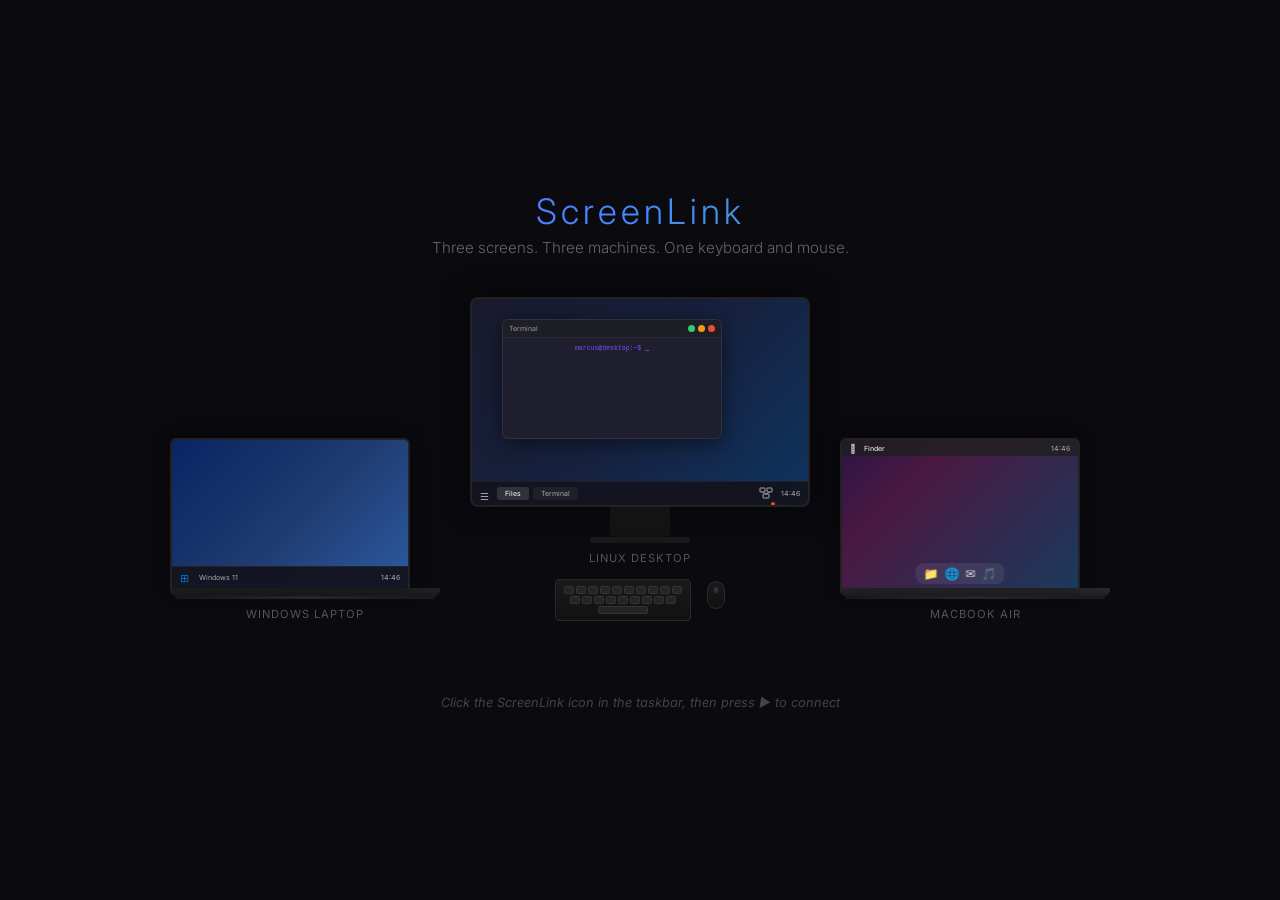
<file: interactive-demo/index.html>
<!DOCTYPE html>
<html lang="en">
<head>
    <meta charset="UTF-8">
    <meta name="viewport" content="width=device-width, initial-scale=1.0">
    <title>ScreenLink - Interactive Demo</title>
    <link rel="stylesheet" href="demo.css">
</head>
<body>
    <div class="demo-wrapper">
        <h1 class="title">ScreenLink</h1>
        <p class="subtitle">Three screens. Three machines. One keyboard and mouse.</p>

        <div class="devices">
            <!-- Windows Laptop (left) -->
            <div class="device laptop left">
                <div class="laptop-screen">
                    <div class="screen-content" id="left-screen">
                        <div class="desktop windows-desktop">
                            <div class="taskbar windows-taskbar">
                                <span class="win-start">&#x229E;</span>
                                <span class="taskbar-text">Windows 11</span>
                                <span class="taskbar-time">14:46</span>
                            </div>
                        </div>
                    </div>
                    <div class="screen-bezel"></div>
                </div>
                <div class="laptop-base"></div>
                <div class="laptop-hinge"></div>
                <div class="device-label">Windows Laptop</div>
            </div>

            <!-- Linux Desktop (center) -->
            <div class="device desktop center" id="desktop-device">
                <div class="monitor-screen">
                    <div class="screen-content" id="center-screen">
                        <div class="desktop linux-desktop">
                            <div class="kde-panel">
                                <div class="panel-left">
                                    <span class="panel-icon">&#x2630;</span>
                                </div>
                                <div class="panel-center">
                                    <div class="panel-taskbar-item active">Files</div>
                                    <div class="panel-taskbar-item">Terminal</div>
                                </div>
                                <div class="panel-right">
                                    <div class="screenlink-tray" id="tray-icon">
                                        <svg width="14" height="14" viewBox="0 0 14 14">
                                            <rect x="1" y="2" width="5" height="4" rx="0.5" fill="none" stroke="currentColor" stroke-width="1"/>
                                            <rect x="8" y="2" width="5" height="4" rx="0.5" fill="none" stroke="currentColor" stroke-width="1"/>
                                            <rect x="4" y="8" width="6" height="4" rx="0.5" fill="none" stroke="currentColor" stroke-width="1"/>
                                            <line x1="3.5" y1="6" x2="7" y2="8" stroke="currentColor" stroke-width="0.7"/>
                                            <line x1="10.5" y1="6" x2="7" y2="8" stroke="currentColor" stroke-width="0.7"/>
                                        </svg>
                                        <div class="tray-dot" id="tray-dot"></div>
                                    </div>
                                    <span class="panel-clock">14:46</span>
                                </div>
                            </div>

                            <div class="floating-window" id="floating-window">
                                <div class="window-titlebar">
                                    <span class="window-title">Terminal</span>
                                    <div class="window-controls">
                                        <span class="win-btn minimize"></span>
                                        <span class="win-btn maximize"></span>
                                        <span class="win-btn close"></span>
                                    </div>
                                </div>
                                <div class="window-body terminal-body">
                                    <div class="terminal-line"><span class="prompt">marcus@desktop:~$</span> <span class="cursor">_</span></div>
                                </div>
                            </div>
                        </div>
                    </div>
                    <div class="screen-bezel"></div>
                </div>
                <div class="monitor-stand"></div>
                <div class="monitor-base"></div>
                <div class="device-label">Linux Desktop</div>

                <!-- Keyboard & Mouse -->
                <div class="peripherals">
                    <div class="keyboard">
                        <div class="kb-row">
                            <div class="key"></div><div class="key"></div><div class="key"></div><div class="key"></div><div class="key"></div><div class="key"></div><div class="key"></div><div class="key"></div><div class="key"></div><div class="key"></div>
                        </div>
                        <div class="kb-row">
                            <div class="key"></div><div class="key"></div><div class="key"></div><div class="key"></div><div class="key"></div><div class="key"></div><div class="key"></div><div class="key"></div><div class="key"></div>
                        </div>
                        <div class="kb-row">
                            <div class="key spacebar"></div>
                        </div>
                    </div>
                    <div class="mouse">
                        <div class="mouse-body">
                            <div class="mouse-wheel"></div>
                        </div>
                    </div>
                </div>

                <!-- Widget popup -->
                <div class="widget-popup" id="widget-popup">
                    <div class="widget-header">
                        <span class="widget-title">ScreenLink</span>
                        <span class="widget-status" id="widget-status">Offline</span>
                    </div>
                    <div class="widget-section-label">Host</div>
                    <div class="widget-item host-item">
                        <div class="widget-item-icon">&#x1F5A5;</div>
                        <div class="widget-item-info">
                            <div class="widget-item-name">Desktop PC</div>
                            <div class="widget-item-detail">Linux — 1920x1080 — Ethernet</div>
                        </div>
                        <div class="widget-status-dot" id="host-dot"></div>
                    </div>
                    <div class="widget-separator"></div>
                    <div class="widget-section-label">Clients</div>

                    <div class="widget-item" id="widget-mac">
                        <div class="widget-item-icon">&#x1F4BB;</div>
                        <div class="widget-item-info">
                            <div class="widget-item-name" id="mac-mode-label">Disconnected</div>
                            <div class="widget-item-detail">MacBook Air — 1440x900</div>
                        </div>
                        <button class="widget-mode-btn disabled" id="mac-toggle" onclick="toggleMode('mac')">
                            <span id="mac-btn-text">—</span>
                        </button>
                    </div>

                    <div class="widget-item" id="widget-win">
                        <div class="widget-item-icon">&#x1F4BB;</div>
                        <div class="widget-item-info">
                            <div class="widget-item-name" id="win-mode-label">Disconnected</div>
                            <div class="widget-item-detail">Windows Laptop — 1920x1080</div>
                        </div>
                        <button class="widget-mode-btn disabled" id="win-toggle" onclick="toggleMode('win')">
                            <span id="win-btn-text">—</span>
                        </button>
                    </div>

                    <div class="widget-separator"></div>
                    <div class="widget-footer">
                        <button class="widget-footer-btn" id="start-btn" title="Start" onclick="startService()">&#x25B6;</button>
                        <button class="widget-footer-btn" id="stop-btn" title="Stop" onclick="stopService()">&#x25A0;</button>
                        <button class="widget-footer-btn" title="Restart" onclick="restartService()">&#x21BB;</button>
                    </div>
                </div>
            </div>

            <!-- MacBook (right) -->
            <div class="device laptop right">
                <div class="laptop-screen">
                    <div class="screen-content" id="right-screen">
                        <div class="desktop mac-desktop">
                            <div class="mac-menubar">
                                <span class="apple-logo">&#xF8FF;</span>
                                <span class="menubar-text">Finder</span>
                                <span class="menubar-right">14:46</span>
                            </div>
                            <div class="mac-dock">
                                <div class="dock-icon">&#x1F4C1;</div>
                                <div class="dock-icon">&#x1F310;</div>
                                <div class="dock-icon">&#x2709;</div>
                                <div class="dock-icon">&#x1F3B5;</div>
                            </div>
                        </div>
                    </div>
                    <div class="screen-bezel"></div>
                </div>
                <div class="laptop-base macbook-base"></div>
                <div class="laptop-hinge macbook-hinge"></div>
                <div class="device-label">MacBook Air</div>
            </div>
        </div>

        <svg class="connection-lines" viewBox="0 0 1000 50" preserveAspectRatio="none">
            <path d="M 200 25 Q 350 5 500 25" stroke="rgba(76,175,80,0.0)" stroke-width="2" fill="none" stroke-dasharray="6 4" id="line-left"/>
            <path d="M 500 25 Q 650 5 800 25" stroke="rgba(76,175,80,0.0)" stroke-width="2" fill="none" stroke-dasharray="6 4" id="line-right"/>
        </svg>

        <p class="hint">Click the ScreenLink icon in the taskbar, then press &#x25B6; to connect</p>
    </div>

    <script src="demo.js"></script>
</body>
</html>
</file>
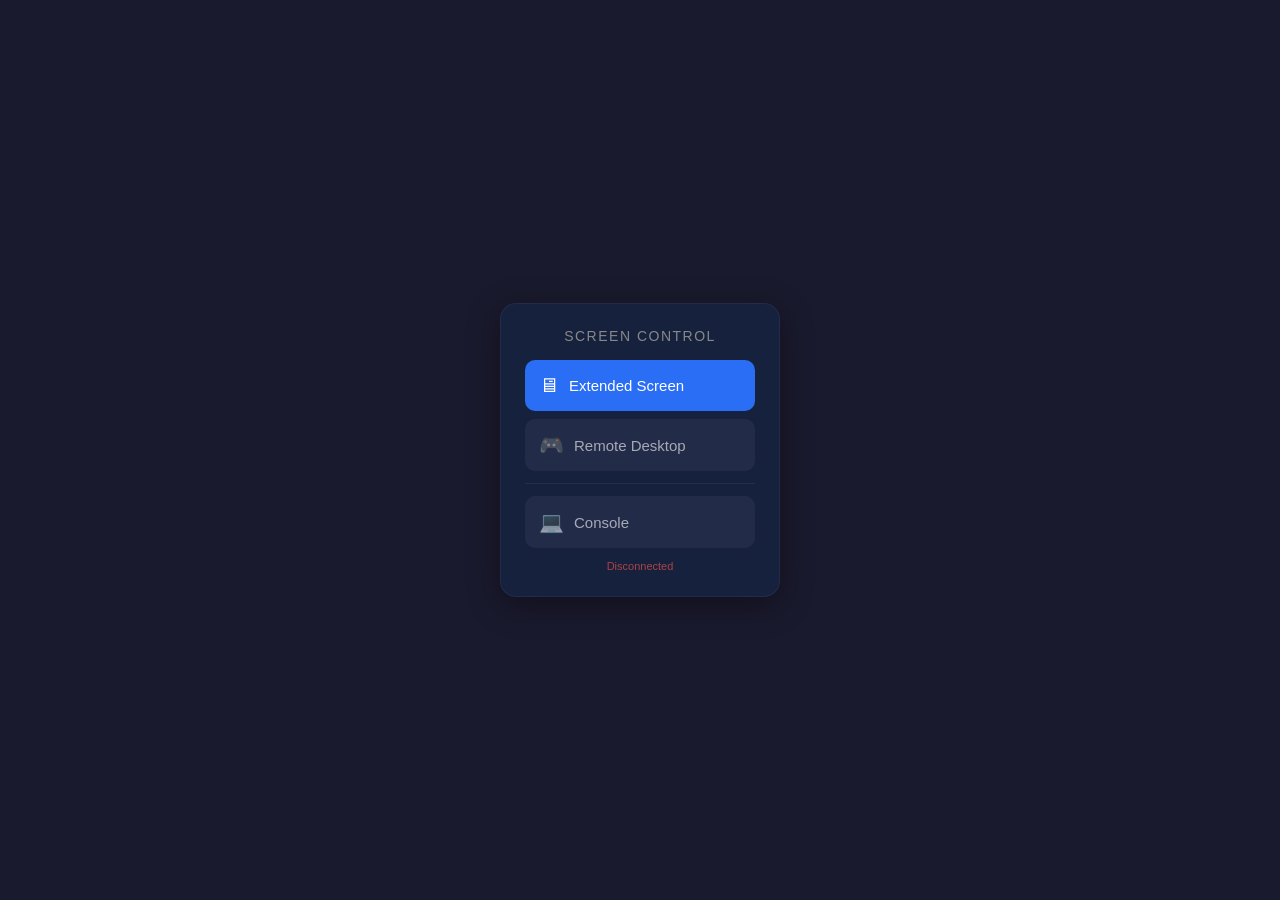
<file: webapp/control.html>
<!DOCTYPE html>
<html lang="en">
<head>
    <meta charset="UTF-8">
    <title>Screen Control</title>
    <style>
        * { margin: 0; padding: 0; box-sizing: border-box; }
        body {
            background: #1a1a2e;
            font-family: -apple-system, BlinkMacSystemFont, 'Segoe UI', sans-serif;
            display: flex;
            align-items: center;
            justify-content: center;
            height: 100vh;
            color: #eee;
        }
        .panel {
            background: #16213e;
            border-radius: 16px;
            padding: 24px;
            width: 280px;
            box-shadow: 0 8px 32px rgba(0,0,0,0.4);
            border: 1px solid rgba(255,255,255,0.05);
        }
        .title {
            font-size: 14px;
            color: #888;
            text-transform: uppercase;
            letter-spacing: 1.5px;
            margin-bottom: 16px;
            text-align: center;
        }
        .mode-btn {
            width: 100%;
            padding: 14px;
            border: none;
            border-radius: 10px;
            font-size: 15px;
            cursor: pointer;
            margin-bottom: 8px;
            display: flex;
            align-items: center;
            gap: 10px;
            transition: all 0.15s ease;
            background: rgba(255,255,255,0.05);
            color: rgba(255,255,255,0.6);
        }
        .mode-btn:hover {
            background: rgba(255,255,255,0.1);
            color: #fff;
        }
        .mode-btn.active {
            background: #2a6ef5;
            color: #fff;
        }
        .mode-btn .icon { font-size: 20px; }
        .mode-btn .label { flex: 1; text-align: left; }
        .status {
            text-align: center;
            font-size: 11px;
            color: #555;
            margin-top: 12px;
        }
        .status.connected { color: #4a4; }
        .status.disconnected { color: #a44; }
        .divider {
            border: none;
            border-top: 1px solid rgba(255,255,255,0.06);
            margin: 12px 0;
        }
    </style>
</head>
<body>
    <div class="panel">
        <div class="title">Screen Control</div>

        <button class="mode-btn active" id="btn-ext">
            <span class="icon">🖥</span>
            <span class="label">Extended Screen</span>
        </button>

        <button class="mode-btn" id="btn-remote">
            <span class="icon">🎮</span>
            <span class="label">Remote Desktop</span>
        </button>

        <hr class="divider">

        <button class="mode-btn" id="btn-console">
            <span class="icon">💻</span>
            <span class="label">Console</span>
        </button>

        <div class="status" id="status">Connecting...</div>
    </div>

    <script>
        let ws;
        let currentMode = 'extended';

        function connect() {
            ws = new WebSocket('ws://localhost:8085');

            ws.onopen = function() {
                console.log('WS connected');
                document.getElementById('status').textContent = 'Connected';
                document.getElementById('status').className = 'status connected';
            };

            ws.onmessage = function(e) {
                console.log('WS message:', e.data);
                var data = JSON.parse(e.data);
                if (data.mode) {
                    currentMode = data.mode;
                    updateButtons();
                }
            };

            ws.onclose = function() {
                document.getElementById('status').textContent = 'Disconnected';
                document.getElementById('status').className = 'status disconnected';
                setTimeout(connect, 2000);
            };

            ws.onerror = function() { ws.close(); };
        }

        function setMode(mode) {
            console.log('setMode called:', mode);
            currentMode = mode;
            if (ws && ws.readyState === WebSocket.OPEN) {
                console.log('Sending:', JSON.stringify({ mode: mode }));
                ws.send(JSON.stringify({ mode: mode }));
            } else {
                console.log('WS not open, state:', ws ? ws.readyState : 'null');
            }
            updateButtons();
        }

        function updateButtons() {
            document.getElementById('btn-ext').className =
                'mode-btn' + (currentMode === 'extended' ? ' active' : '');
            document.getElementById('btn-remote').className =
                'mode-btn' + (currentMode === 'remote' ? ' active' : '');
        }

        // Attach event listeners properly
        document.getElementById('btn-ext').addEventListener('click', function() {
            setMode('extended');
        });
        document.getElementById('btn-remote').addEventListener('click', function() {
            setMode('remote');
        });
        document.getElementById('btn-console').addEventListener('click', function() {
            window.open('http://localhost:8084', '_blank');
        });

        connect();
    </script>
</body>
</html>
</file>
<file: interactive-demo/demo.css>
@import url('https://fonts.googleapis.com/css2?family=Inter:wght@300;400;500;600&display=swap');

* { margin: 0; padding: 0; box-sizing: border-box; }

body {
    background: #0a0a0f;
    color: #e0e0e0;
    font-family: 'Inter', -apple-system, sans-serif;
    min-height: 100vh;
    display: flex;
    align-items: center;
    justify-content: center;
    overflow: hidden;
}

.demo-wrapper {
    text-align: center;
    width: 100%;
    max-width: 1100px;
    padding: 20px;
}

.title {
    font-size: 2.2em;
    font-weight: 300;
    letter-spacing: 4px;
    margin-bottom: 6px;
    background: linear-gradient(135deg, #7c4dff, #448aff, #4CAF50);
    -webkit-background-clip: text;
    -webkit-text-fill-color: transparent;
}

.subtitle {
    font-size: 0.95em;
    color: #666;
    margin-bottom: 40px;
    font-weight: 300;
}

.hint {
    font-size: 0.8em;
    color: #444;
    margin-top: 30px;
    font-style: italic;
}

/* ===== Device Layout ===== */
.devices {
    display: flex;
    align-items: flex-end;
    justify-content: center;
    gap: 30px;
    margin-bottom: 10px;
    position: relative;
}

.device {
    position: relative;
}

.device-label {
    text-align: center;
    font-size: 0.7em;
    color: #555;
    margin-top: 8px;
    letter-spacing: 1px;
    text-transform: uppercase;
}

/* ===== Monitor (Desktop) ===== */
.monitor-screen {
    width: 340px;
    height: 210px;
    background: #111;
    border-radius: 8px;
    overflow: hidden;
    position: relative;
    box-shadow: 0 0 30px rgba(0,0,0,0.5), inset 0 0 1px rgba(255,255,255,0.1);
    border: 2px solid #222;
}

.monitor-stand {
    width: 60px;
    height: 30px;
    background: linear-gradient(180deg, #1a1a1a, #111);
    margin: 0 auto;
    border-radius: 0 0 2px 2px;
}

.monitor-base {
    width: 100px;
    height: 6px;
    background: #1a1a1a;
    margin: 0 auto;
    border-radius: 3px;
}

/* ===== Laptop ===== */
.laptop-screen {
    width: 240px;
    height: 150px;
    background: #111;
    border-radius: 6px 6px 0 0;
    overflow: hidden;
    position: relative;
    box-shadow: 0 0 20px rgba(0,0,0,0.4), inset 0 0 1px rgba(255,255,255,0.1);
    border: 2px solid #222;
    border-bottom: none;
}

.laptop-hinge {
    width: 260px;
    height: 3px;
    background: linear-gradient(90deg, #1a1a1a, #2a2a2a, #1a1a1a);
    margin: 0 auto;
    border-radius: 0 0 2px 2px;
}

.laptop-base {
    width: 270px;
    height: 8px;
    background: linear-gradient(180deg, #222, #1a1a1a);
    margin: 0 auto;
    border-radius: 0 0 6px 6px;
}

.macbook-base {
    background: linear-gradient(180deg, #2a2a2a, #1f1f1f);
}

/* ===== Screen Content ===== */
.screen-content {
    width: 100%;
    height: 100%;
    position: relative;
    overflow: hidden;
    transition: all 0.5s ease;
}

/* Linux Desktop */
.linux-desktop {
    width: 100%;
    height: 100%;
    background: linear-gradient(135deg, #1a1a2e 0%, #16213e 50%, #0f3460 100%);
    position: relative;
}

.kde-panel {
    position: absolute;
    bottom: 0;
    left: 0;
    right: 0;
    height: 24px;
    background: rgba(20, 20, 30, 0.95);
    display: flex;
    align-items: center;
    padding: 0 8px;
    border-top: 1px solid rgba(255,255,255,0.05);
}

.panel-left { flex: 0; margin-right: 8px; }
.panel-icon { font-size: 10px; opacity: 0.7; cursor: pointer; }
.panel-center { flex: 1; display: flex; gap: 4px; }
.panel-taskbar-item {
    font-size: 7px;
    padding: 2px 8px;
    border-radius: 3px;
    background: rgba(255,255,255,0.05);
    color: #aaa;
}
.panel-taskbar-item.active { background: rgba(255,255,255,0.12); color: #fff; }
.panel-right { display: flex; align-items: center; gap: 6px; }
.panel-clock { font-size: 7px; color: #aaa; }

.screenlink-tray {
    position: relative;
    color: #aaa;
    cursor: pointer;
    padding: 2px;
    border-radius: 2px;
    transition: background 0.2s;
}

.screenlink-tray:hover { background: rgba(255,255,255,0.1); }

.tray-dot {
    position: absolute;
    bottom: 0;
    right: 0;
    width: 4px;
    height: 4px;
    border-radius: 50%;
    background: #4CAF50;
}

/* Floating window */
.floating-window {
    position: absolute;
    top: 20px;
    left: 30px;
    width: 220px;
    height: 120px;
    background: #1e1e2e;
    border-radius: 6px;
    overflow: hidden;
    box-shadow: 0 4px 20px rgba(0,0,0,0.5);
    border: 1px solid rgba(255,255,255,0.08);
}

.window-titlebar {
    height: 18px;
    background: rgba(30,30,40,0.95);
    display: flex;
    align-items: center;
    justify-content: space-between;
    padding: 0 6px;
    border-bottom: 1px solid rgba(255,255,255,0.05);
}

.window-title { font-size: 7px; color: #999; }
.window-controls { display: flex; gap: 3px; }
.win-btn { width: 7px; height: 7px; border-radius: 50%; }
.win-btn.close { background: #e74c3c; }
.win-btn.maximize { background: #f39c12; }
.win-btn.minimize { background: #2ecc71; }

.terminal-body {
    padding: 6px;
    font-family: 'Courier New', monospace;
    font-size: 6.5px;
    line-height: 1.6;
    color: #ccc;
}

.terminal-line .prompt { color: #7c4dff; }
.terminal-line.dim { color: #666; }
.terminal-line.dim.green { color: #4CAF50; }
.cursor { animation: blink 1s infinite; }
@keyframes blink { 0%, 50% { opacity: 1; } 51%, 100% { opacity: 0; } }

/* macOS Desktop */
.mac-desktop {
    width: 100%;
    height: 100%;
    background: linear-gradient(135deg, #2c1445 0%, #4a1942 30%, #1a3a5c 100%);
    position: relative;
    transition: all 0.5s ease;
}

.mac-menubar {
    height: 16px;
    background: rgba(30,30,30,0.8);
    display: flex;
    align-items: center;
    padding: 0 8px;
    font-size: 7px;
}

.apple-logo { font-size: 9px; margin-right: 8px; }
.menubar-text { color: #ddd; font-weight: 500; }
.menubar-right { margin-left: auto; color: #aaa; }

.mac-dock {
    position: absolute;
    bottom: 4px;
    left: 50%;
    transform: translateX(-50%);
    display: flex;
    gap: 6px;
    background: rgba(255,255,255,0.08);
    padding: 3px 8px;
    border-radius: 8px;
    backdrop-filter: blur(10px);
}

.dock-icon { font-size: 12px; }

/* Windows Desktop */
.windows-desktop {
    width: 100%;
    height: 100%;
    background: linear-gradient(135deg, #0a2463 0%, #1e3a6e 50%, #2d5aa0 100%);
    position: relative;
    transition: all 0.5s ease;
}

.windows-taskbar {
    position: absolute;
    bottom: 0;
    left: 0;
    right: 0;
    height: 22px;
    background: rgba(20, 20, 30, 0.95);
    display: flex;
    align-items: center;
    padding: 0 8px;
    border-top: 1px solid rgba(255,255,255,0.05);
}

.win-start { font-size: 11px; color: #0078d4; margin-right: 10px; }
.taskbar-text { font-size: 7px; color: #aaa; }
.taskbar-time { font-size: 7px; color: #aaa; margin-left: auto; }

/* ===== Extended Screen Overlays ===== */
.extended-overlay {
    position: absolute;
    inset: 0;
    display: flex;
    align-items: center;
    justify-content: center;
    transition: opacity 0.5s ease;
}

.extended-content {
    width: 100%;
    height: 100%;
    background: linear-gradient(135deg, #1a1a2e 0%, #16213e 50%, #0f3460 100%);
    position: relative;
}

.extended-badge {
    position: absolute;
    top: 8px;
    right: 8px;
    font-size: 6px;
    color: rgba(76, 175, 80, 0.8);
    background: rgba(76, 175, 80, 0.1);
    padding: 2px 6px;
    border-radius: 3px;
    border: 1px solid rgba(76, 175, 80, 0.2);
    letter-spacing: 0.5px;
}

.extended-window {
    position: absolute;
    background: #1e1e2e;
    border-radius: 4px;
    overflow: hidden;
    box-shadow: 0 2px 10px rgba(0,0,0,0.4);
    border: 1px solid rgba(255,255,255,0.06);
}

.ext-win-titlebar {
    height: 14px;
    background: rgba(30,30,40,0.95);
    display: flex;
    align-items: center;
    padding: 0 4px;
    gap: 2px;
}

.ext-win-dot { width: 5px; height: 5px; border-radius: 50%; }
.ext-win-body { padding: 4px; font-size: 5px; color: #888; font-family: monospace; line-height: 1.4; }

/* Remote overlay */
.remote-overlay {
    position: absolute;
    top: 6px;
    left: 6px;
    font-size: 5.5px;
    color: rgba(33, 150, 243, 0.9);
    background: rgba(33, 150, 243, 0.1);
    padding: 2px 5px;
    border-radius: 3px;
    border: 1px solid rgba(33, 150, 243, 0.2);
    opacity: 0;
    transition: opacity 0.5s ease;
}

/* ===== Widget Popup ===== */
.widget-popup {
    position: absolute;
    bottom: 80px;
    left: 50%;
    transform: translateX(-50%) scale(0.95);
    width: 260px;
    background: #1e1e2e;
    border-radius: 10px;
    border: 1px solid rgba(255,255,255,0.08);
    box-shadow: 0 8px 40px rgba(0,0,0,0.6);
    opacity: 0;
    pointer-events: none;
    transition: opacity 0.25s ease, transform 0.25s ease;
    z-index: 100;
    text-align: left;
}

.widget-popup.visible {
    opacity: 1;
    transform: translateX(-50%) scale(1);
    pointer-events: all;
}

.widget-header {
    padding: 10px 12px 6px;
    display: flex;
    align-items: center;
}

.widget-title {
    font-size: 12px;
    font-weight: 600;
    color: #ddd;
}

.widget-section-label {
    font-size: 8px;
    color: #666;
    padding: 4px 12px 2px;
    text-transform: uppercase;
    letter-spacing: 0.5px;
}

.widget-item {
    display: flex;
    align-items: center;
    padding: 6px 12px;
    gap: 8px;
    border-radius: 6px;
    margin: 1px 4px;
    transition: background 0.15s;
    cursor: default;
}

.widget-item:hover {
    background: rgba(255,255,255,0.05);
}

.widget-item-icon {
    font-size: 16px;
    width: 24px;
    text-align: center;
    flex-shrink: 0;
}

.widget-item-info { flex: 1; min-width: 0; }

.widget-item-name {
    font-size: 10px;
    color: #ddd;
    white-space: nowrap;
    overflow: hidden;
    text-overflow: ellipsis;
}

.widget-item-detail {
    font-size: 7.5px;
    color: #666;
}

.widget-status-dot {
    width: 8px;
    height: 8px;
    border-radius: 50%;
    flex-shrink: 0;
}

.widget-status-dot.online { background: #4CAF50; }
.widget-status-dot.offline { background: #f44336; }

.widget-mode-btn {
    font-size: 8px;
    color: #bbb;
    background: transparent;
    border: 1px solid rgba(255,255,255,0.1);
    border-radius: 4px;
    padding: 3px 8px;
    cursor: pointer;
    transition: all 0.15s;
    white-space: nowrap;
    flex-shrink: 0;
}

.widget-mode-btn:hover {
    border-color: rgba(255,255,255,0.3);
    color: #fff;
}

.widget-separator {
    height: 1px;
    background: rgba(255,255,255,0.06);
    margin: 4px 12px;
}

.widget-footer {
    padding: 6px 12px 8px;
    display: flex;
    gap: 4px;
}

.widget-footer-btn {
    background: transparent;
    border: none;
    color: #666;
    font-size: 11px;
    padding: 3px 6px;
    border-radius: 4px;
    cursor: pointer;
    transition: all 0.15s;
}

.widget-footer-btn:hover {
    background: rgba(255,255,255,0.08);
    color: #aaa;
}

/* ===== Keyboard & Mouse ===== */
.peripherals {
    display: flex;
    align-items: flex-start;
    justify-content: center;
    gap: 16px;
    margin-top: 14px;
}

.keyboard {
    display: flex;
    flex-direction: column;
    gap: 2px;
    padding: 6px 8px;
    background: linear-gradient(180deg, #1a1a1a, #111);
    border-radius: 4px;
    border: 1px solid #2a2a2a;
}

.kb-row {
    display: flex;
    gap: 2px;
    justify-content: center;
}

.key {
    width: 10px;
    height: 8px;
    background: #252525;
    border-radius: 1.5px;
    border: 1px solid #333;
}

.key.spacebar {
    width: 50px;
    height: 8px;
}

.mouse {
    margin-top: 2px;
}

.mouse-body {
    width: 18px;
    height: 28px;
    background: linear-gradient(180deg, #1a1a1a, #111);
    border-radius: 9px 9px 9px 9px;
    border: 1px solid #2a2a2a;
    position: relative;
    display: flex;
    justify-content: center;
}

.mouse-wheel {
    width: 4px;
    height: 6px;
    background: #333;
    border-radius: 2px;
    margin-top: 5px;
}

/* ===== Connection Lines ===== */
.connection-lines {
    width: 100%;
    height: 50px;
    margin-top: -20px;
}

/* ===== Widget Status ===== */
.widget-status {
    font-size: 8px;
    padding: 2px 6px;
    border-radius: 3px;
    margin-left: auto;
}

.widget-status.offline {
    color: #f44336;
    background: rgba(244, 67, 54, 0.1);
}

.widget-status.online {
    color: #4CAF50;
    background: rgba(76, 175, 80, 0.1);
}

.widget-mode-btn.disabled {
    opacity: 0.3;
    pointer-events: none;
}

/* Disconnected label */
.disconnected-label {
    color: #f44336 !important;
}

/* ===== Hover trigger ===== */
.desktop.center:hover .widget-popup {
    opacity: 1;
    transform: translateX(-50%) scale(1);
    pointer-events: all;
}

/* ===== Active mode indicators ===== */
.screen-content.extended-active .mac-desktop,
.screen-content.extended-active .windows-desktop {
    opacity: 0;
}

/* ===== Responsive ===== */
@media (max-width: 900px) {
    .devices { gap: 15px; }
    .monitor-screen { width: 260px; height: 160px; }
    .laptop-screen { width: 180px; height: 112px; }
    .widget-popup { width: 220px; }
}
</file>
